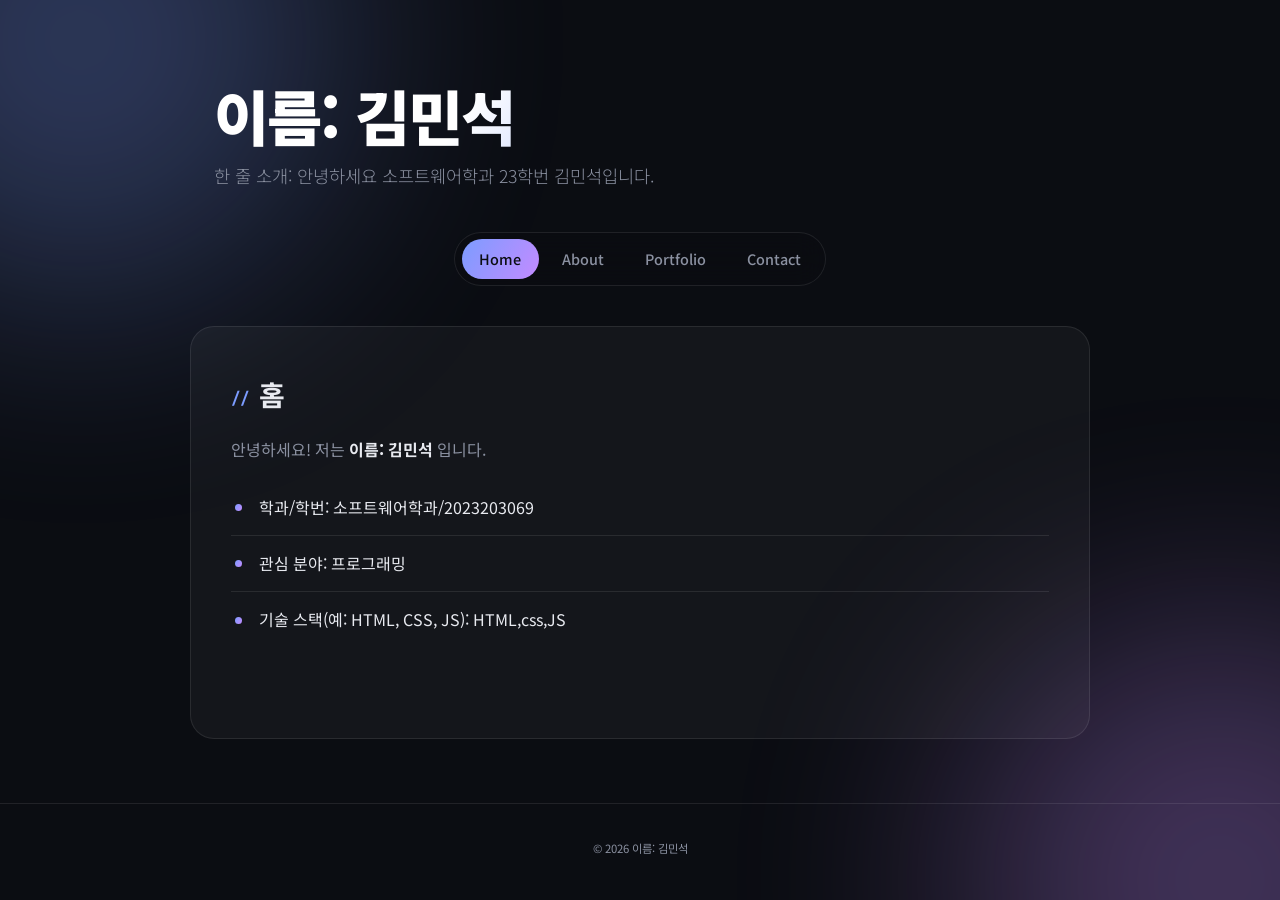
<file: index.html>
<!DOCTYPE html>
<html lang="ko">
<head>
  <meta charset="UTF-8" />
  <meta name="viewport" content="width=device-width, initial-scale=1.0"/>
  <title>인터넷활용 실습 템플릿</title>
  <link rel="stylesheet" href="style.css">
</head>
<body>
<header>
  <h1>이름: 김민석</h1>
  <p class="subtitle">한 줄 소개: 안녕하세요 소프트웨어학과 23학번 김민석입니다.</p>
</header>
<nav>
  <a href="index.html">Home</a>
  <a href="about.html">About</a>
  <a href="portfolio.html">Portfolio</a>
  <a href="contact.html">Contact</a>
</nav>
<main class="container">
<section>
  <h2>홈</h2>
  <p>안녕하세요! 저는 <strong>이름: 김민석</strong> 입니다.</p>
  <ul>
    <li>학과/학번: 소프트웨어학과/2023203069</li>
    <li>관심 분야: 프로그래밍</li>
    <li>기술 스택(예: HTML, CSS, JS): HTML,css,JS</li>
  </ul>
</section>
</main>
<footer>
  <small>&copy; <span id="year"></span> 이름: 김민석</small>
</footer>
<script src="script.js"></script>
</body>
</html>
</file>
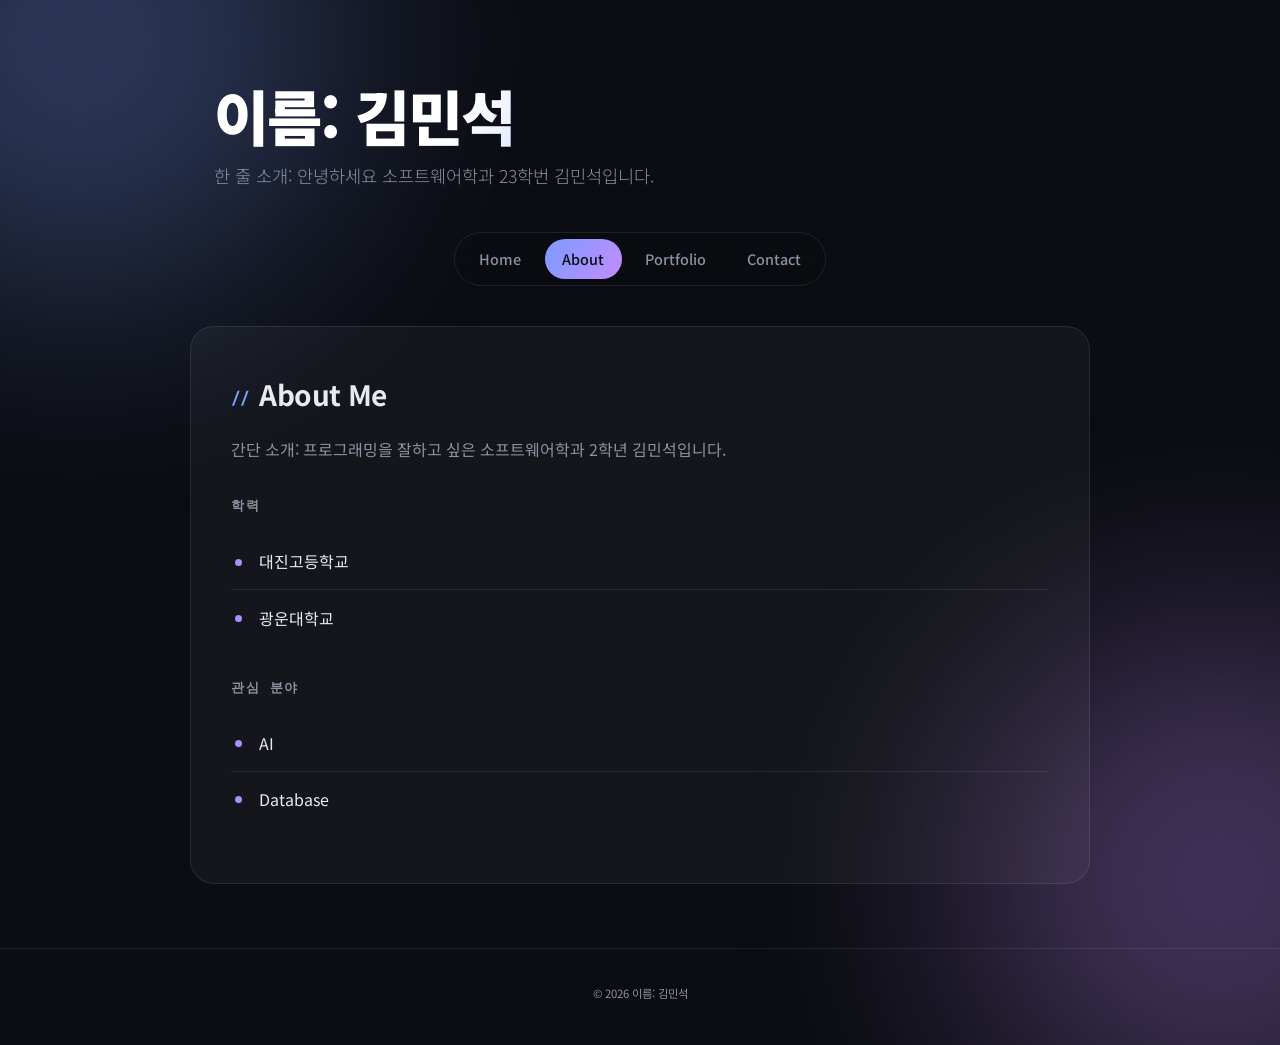
<file: about.html>
<!DOCTYPE html>
<html lang="ko">
<head>
  <meta charset="UTF-8" />
  <meta name="viewport" content="width=device-width, initial-scale=1.0"/>
  <title>인터넷활용 실습 템플릿</title>
  <link rel="stylesheet" href="style.css">
</head>
<body>
<header>
  <h1>이름: 김민석</h1>
  <p class="subtitle">한 줄 소개: 안녕하세요 소프트웨어학과 23학번 김민석입니다.</p>
</header>
<nav>
  <a href="index.html">Home</a>
  <a href="about.html">About</a>
  <a href="portfolio.html">Portfolio</a>
  <a href="contact.html">Contact</a>
</nav>
<main class="container">
<section>
  <h2>About Me</h2>
  <p>간단 소개: 프로그래밍을 잘하고 싶은 소프트웨어학과 2학년 김민석입니다.</p>
  <h3>학력</h3>
  <ul>
    <li>대진고등학교</li>
    <li>광운대학교</li>
  </ul>
  <h3>관심 분야</h3>
  <ul>
    <li>AI</li>
    <li>Database</li>
  </ul>
</section>
</main>
<footer>
  <small>&copy; <span id="year"></span> 이름: 김민석</small>
</footer>
<script src="script.js"></script>
</body>
</html>
</file>
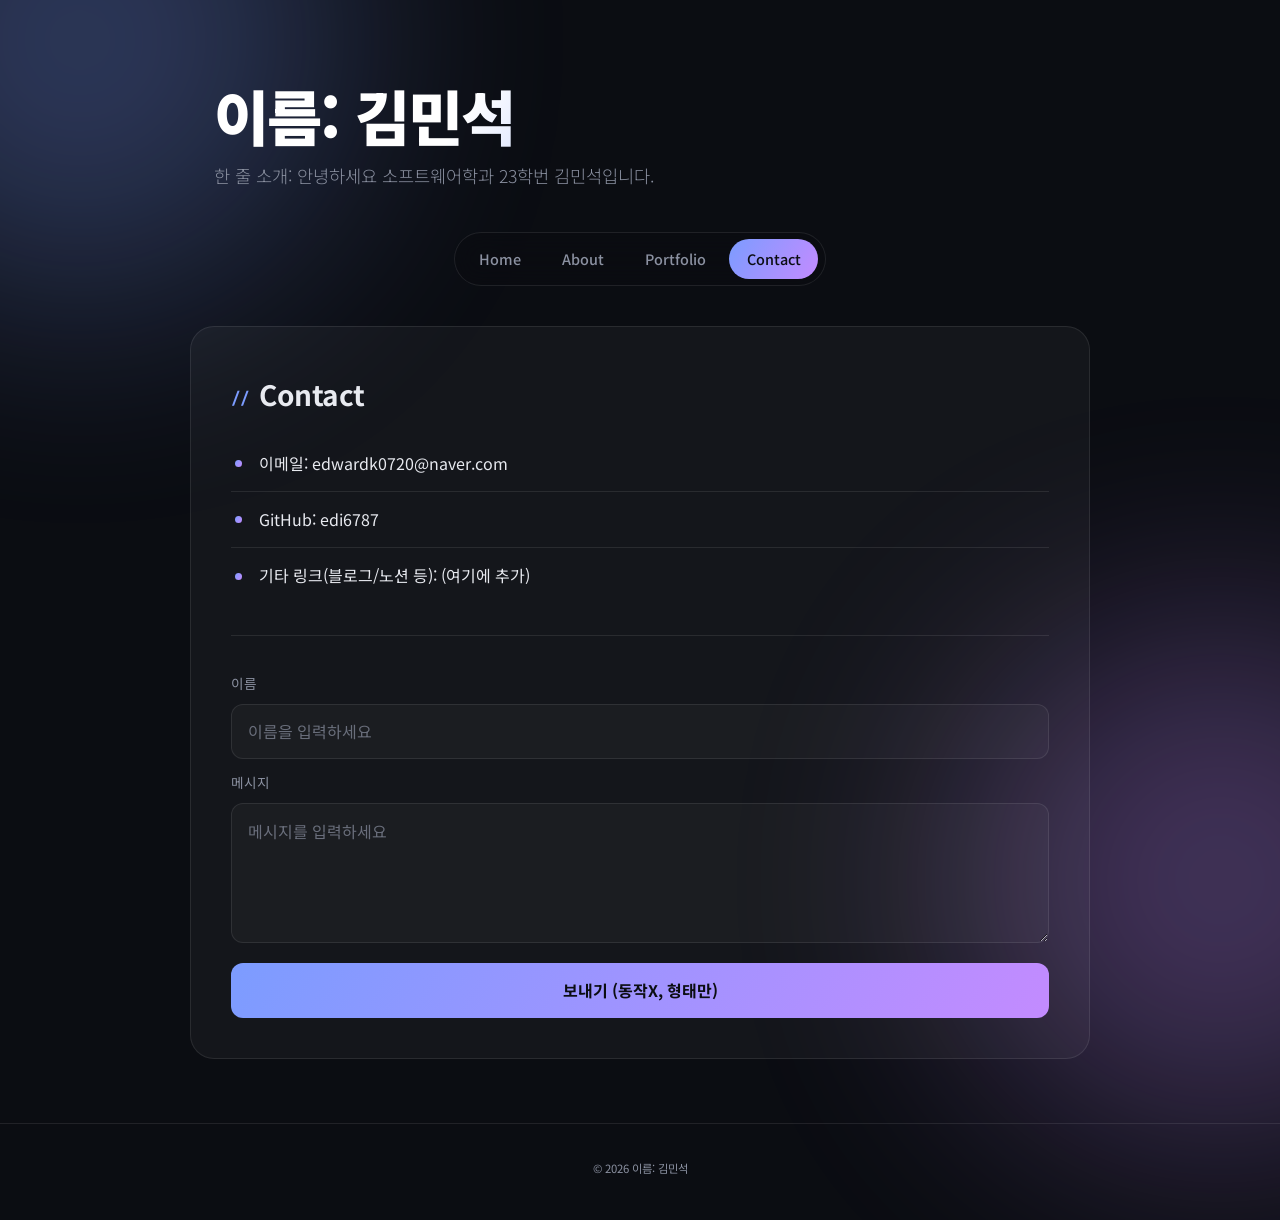
<file: contact.html>
<!DOCTYPE html>
<html lang="ko">
<head>
  <meta charset="UTF-8" />
  <meta name="viewport" content="width=device-width, initial-scale=1.0"/>
  <title>인터넷활용 실습 템플릿</title>
  <link rel="stylesheet" href="style.css">
</head>
<body>
<header>
  <h1>이름: 김민석</h1>
  <p class="subtitle">한 줄 소개: 안녕하세요 소프트웨어학과 23학번 김민석입니다.</p>
</header>
<nav>
  <a href="index.html">Home</a>
  <a href="about.html">About</a>
  <a href="portfolio.html">Portfolio</a>
  <a href="contact.html">Contact</a>
</nav>
<main class="container">
<section>
  <h2>Contact</h2>
  <ul>
    <li>이메일: edwardk0720@naver.com</li>
    <li>GitHub: edi6787</li>
    <li>기타 링크(블로그/노션 등): (여기에 추가)</li>
  </ul>
  <!-- 아래는 정말 기본 예시 폼입니다. JS 없이도 동작하지 않아도 되며, 형태만 제공합니다. -->
  <form class="contact-form" onsubmit="return false;">
    <label>이름</label>
    <input type="text" placeholder="이름을 입력하세요">
    <label>메시지</label>
    <textarea rows="4" placeholder="메시지를 입력하세요"></textarea>
    <button type="submit">보내기 (동작X, 형태만)</button>
  </form>
</section>
</main>
<footer>
  <small>&copy; <span id="year"></span> 이름: 김민석</small>
</footer>
<script src="script.js"></script>
</body>
</html>
</file>
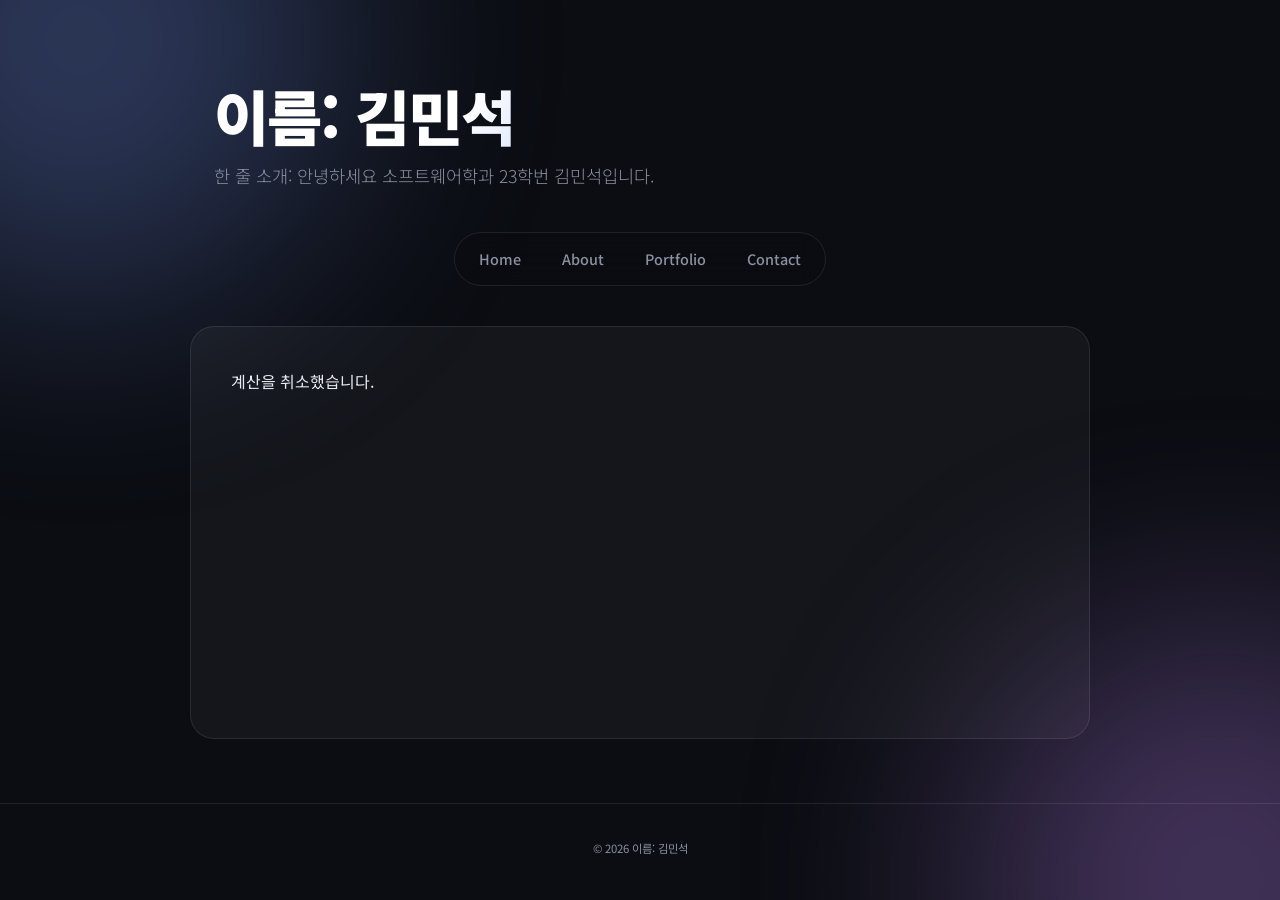
<file: dday.html>
<!DOCTYPE html>
<html lang="ko">
<head>
  <meta charset="UTF-8" />
  <meta name="viewport" content="width=device-width, initial-scale=1.0"/>
  <title>인터넷활용 실습 템플릿</title>
  <link rel="stylesheet" href="style.css">
</head>
<body>
<header>
  <h1>이름: 김민석</h1>
  <p class="subtitle">한 줄 소개: 안녕하세요 소프트웨어학과 23학번 김민석입니다.</p>
</header>
<nav>
  <a href="index.html">Home</a>
  <a href="about.html">About</a>
  <a href="portfolio.html">Portfolio</a>
  <a href="contact.html">Contact</a>
</nav>
<main class="container">
<section>
    <script> 
        let now=new Date();
        let yearStr = prompt("목표 연도를 입력하세요 (예: 2025)", "2025");
        let monthStr = prompt("목표 월을 입력하세요 (1~12)", "12");
        let dayStr = prompt("목표 일을 입력하세요 (1~31)", "25");
        if(!yearStr || yearStr==null)
            document.write("계산을 취소했습니다.")
        else{
            let year=parseInt(yearStr);
            let month=parseInt(monthStr);
            let day=parseInt(dayStr);
            let targetDate = new Date(year, month - 1, day);
            let diffMs = targetDate.getTime() - now.getTime();
            let diffDay = Math.ceil(diffMs / (1000 * 60 * 60 * 24));
            if (diffDay > 0) {
                document.write("D-" + diffDay);
            } else if (diffDay == 0) {
                document.write("D-Day 입니다!");
            } else {
                document.write("D+" + Math.abs(diffDay));
            }

        }
    </script>
</section>
</main>
<footer>
  <small>&copy; <span id="year"></span> 이름: 김민석</small>
</footer>
<script src="script.js"></script>
</body>
</html>
</file>
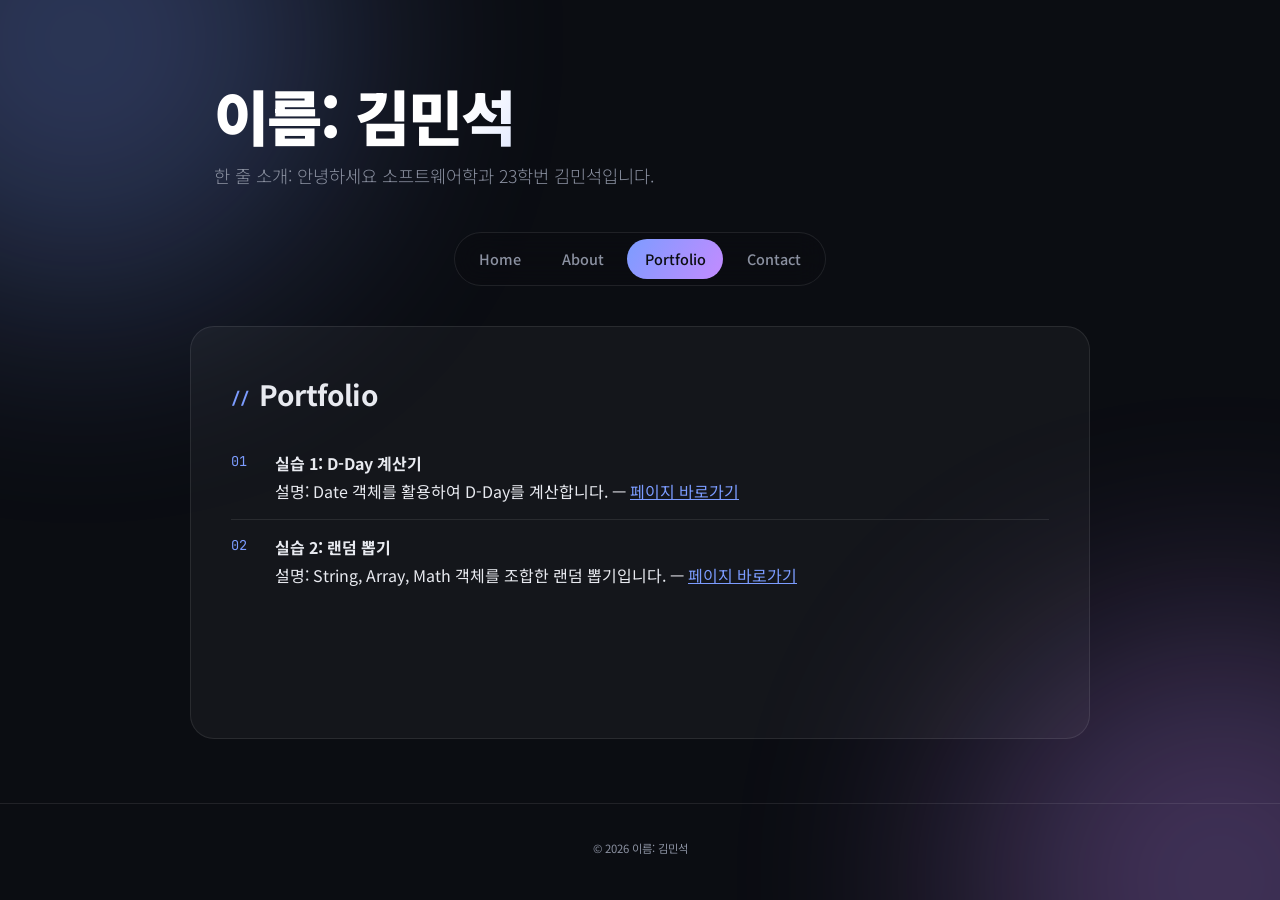
<file: portfolio.html>
<!DOCTYPE html>
<html lang="ko">
<head>
  <meta charset="UTF-8" />
  <meta name="viewport" content="width=device-width, initial-scale=1.0"/>
  <title>인터넷활용 실습 템플릿</title>
  <link rel="stylesheet" href="style.css">
</head>
<body>
<header>
  <h1>이름: 김민석</h1>
  <p class="subtitle">한 줄 소개: 안녕하세요 소프트웨어학과 23학번 김민석입니다.</p>
</header>
<nav>
  <a href="index.html">Home</a>
  <a href="about.html">About</a>
  <a href="portfolio.html">Portfolio</a>
  <a href="contact.html">Contact</a>
</nav>
<main class="container">
<section>
  <h2>Portfolio</h2>
  <ol>
    <li>
      <strong>실습 1: D-Day 계산기</strong><br>
      설명: Date 객체를 활용하여 D-Day를 계산합니다.
      — <a href="dday.html">페이지 바로가기</a>
    </li>
    <li>
      <strong>실습 2: 랜덤 뽑기</strong><br>
      설명: String, Array, Math 객체를 조합한 랜덤 뽑기입니다.
      — <a href="random.html">페이지 바로가기</a>
    </li>
  </ol>
</section>
</main>
<footer>
  <small>&copy; <span id="year"></span> 이름: 김민석</small>
</footer>
<script src="script.js"></script>
</body>
</html>
</file>
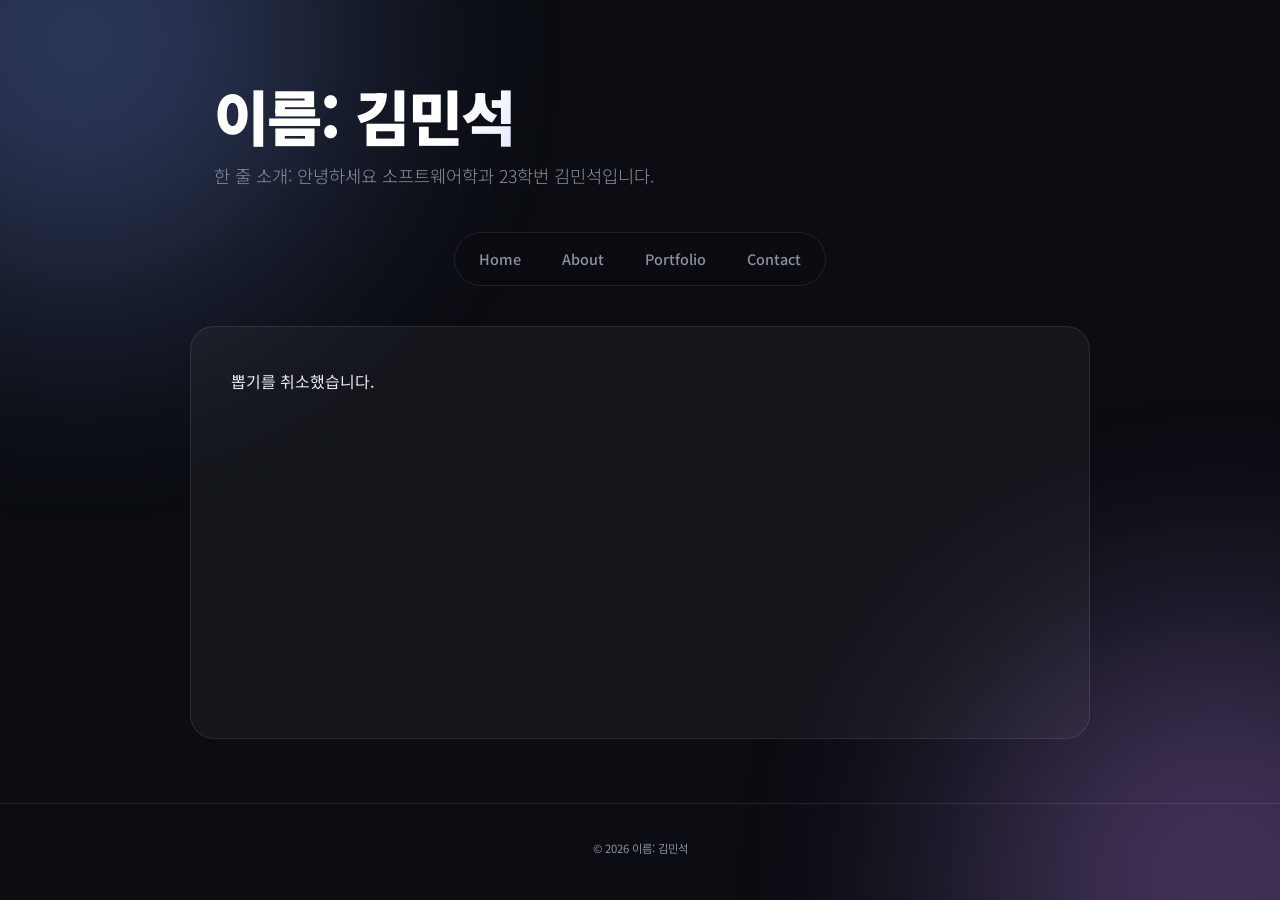
<file: random.html>
<!DOCTYPE html>
<html lang="ko">
<head>
  <meta charset="UTF-8" />
  <meta name="viewport" content="width=device-width, initial-scale=1.0"/>
  <title>인터넷활용 실습 템플릿</title>
  <link rel="stylesheet" href="style.css">
</head>
<body>
<header>
  <h1>이름: 김민석</h1>
  <p class="subtitle">한 줄 소개: 안녕하세요 소프트웨어학과 23학번 김민석입니다.</p>
</header>
<nav>
  <a href="index.html">Home</a>
  <a href="about.html">About</a>
  <a href="portfolio.html">Portfolio</a>
  <a href="contact.html">Contact</a>
</nav>
<main class="container">
<section>
    <script>
        let inputString = prompt("콤마(,)로 구분된 항목을 입력하세요", "짜장면,짬뽕,제육볶음");
        if (!inputString || inputString == null)
            document.write("뽑기를 취소했습니다.");
        else {
            let items = inputString.split(',');
            let index = Math.floor(Math.random() * items.length);
            let choice = items[index];
            choice = choice.trim();
            document.write(choice);
        }
    </script>
</section>
</main>
<footer>
  <small>&copy; <span id="year"></span> 이름: 김민석</small>
</footer>
<script src="script.js"></script>
</body>
</html>
</file>
<file: style.css>
@import url("https://fonts.googleapis.com/css2?family=Noto+Sans+KR:wght@300;400;500;700;900&family=JetBrains+Mono:wght@400;600&display=swap");

/* =============================================================
   색상 테마는 "여기"에서 바꿉니다.
   ------------------------------------------------------------- */
:root {
  --bg: #0b0d12;                       /* 전체 배경 색 */
  --surface: rgba(255, 255, 255, .04); /* 카드 배경 */
  --border: rgba(255, 255, 255, .09);  /* 테두리 */
  --text: #e8eaf0;                     /* 본문 글자 색 */
  --muted: #8b91a1;                    /* 보조 글자 색 */
  --accent: #7c9cff;                   /* 메인 포인트 색상 */
  --accent-2: #c38bff;                 /* 보조 포인트 색상 */
}
/* ============================================================= */

* { box-sizing: border-box; }
body {
  margin: 0;
  font-family: "Noto Sans KR", system-ui, -apple-system, "Segoe UI", sans-serif;
  background: var(--bg);
  color: var(--text);
  line-height: 1.75;
  min-height: 100vh;
  display: flex;
  flex-direction: column;
  overflow-x: hidden;
}

/* 배경 글로우 */
body::before, body::after {
  content: "";
  position: fixed;
  width: 520px; height: 520px;
  border-radius: 50%;
  filter: blur(120px);
  opacity: .3;
  z-index: -1;
  pointer-events: none;
}
body::before { background: var(--accent); top: -220px; left: -180px; }
body::after  { background: var(--accent-2); bottom: -240px; right: -200px; }

a { color: var(--accent); }

/* 헤더 */
header {
  max-width: 900px;
  width: 100%;
  margin: 0 auto;
  padding: 5rem 1.5rem 2.5rem;
  animation: rise .8s cubic-bezier(.2, .7, .2, 1) both;
}
header h1 {
  margin: 0 0 .75rem;
  font-size: clamp(2.2rem, 6vw, 3.75rem);
  font-weight: 900;
  line-height: 1.15;
  letter-spacing: -.03em;
  background: linear-gradient(120deg, #fff 30%, var(--accent) 70%, var(--accent-2));
  -webkit-background-clip: text;
  background-clip: text;
  color: transparent;
}
header .subtitle {
  margin: 0;
  color: var(--muted);
  font-size: 1.1rem;
  font-weight: 300;
}

/* 네비게이션 */
nav {
  position: sticky; top: .75rem;
  z-index: 10;
  display: flex;
  justify-content: center;
  flex-wrap: wrap;
  gap: .35rem;
  width: fit-content;
  max-width: calc(100% - 2rem);
  margin: 0 auto;
  padding: .4rem;
  border: 1px solid var(--border);
  border-radius: 999px;
  background: rgba(11, 13, 18, .6);
  backdrop-filter: blur(14px);
  -webkit-backdrop-filter: blur(14px);
  animation: rise .8s .1s cubic-bezier(.2, .7, .2, 1) both;
}
nav a {
  color: var(--muted);
  text-decoration: none;
  font-size: .9rem;
  font-weight: 500;
  padding: .45rem 1.1rem;
  border-radius: 999px;
  transition: color .2s, background .2s;
}
nav a:hover { color: var(--text); background: var(--surface); }
nav a.active { color: var(--bg); background: linear-gradient(120deg, var(--accent), var(--accent-2)); }

/* 본문 카드 */
.container {
  flex: 1;
  max-width: 900px;
  width: calc(100% - 3rem);
  margin: 2.5rem auto 4rem;
  padding: 2.5rem;
  background: var(--surface);
  border: 1px solid var(--border);
  border-radius: 24px;
  animation: rise .8s .2s cubic-bezier(.2, .7, .2, 1) both;
}

h1, h2, h3 { margin: .2rem 0 .6rem; }

.container h2 {
  font-size: 1.75rem;
  font-weight: 700;
  letter-spacing: -.02em;
  margin-bottom: 1rem;
}
.container h2::before {
  content: "// ";
  font-family: "JetBrains Mono", monospace;
  font-size: 1rem;
  color: var(--accent);
  vertical-align: middle;
}
.container h3 {
  margin-top: 2rem;
  font-family: "JetBrains Mono", monospace;
  font-size: .8rem;
  font-weight: 600;
  color: var(--muted);
  letter-spacing: .12em;
  text-transform: uppercase;
}
.container p { color: var(--muted); }
.container strong { color: var(--text); font-weight: 700; }

/* 리스트 */
.container ul, .container ol {
  list-style: none;
  margin: 1rem 0;
  padding: 0;
  counter-reset: item;
}
.container li {
  position: relative;
  padding: .85rem 0 .85rem 1.75rem;
  border-bottom: 1px solid var(--border);
}
.container li:last-child { border-bottom: none; }
.container ul li::before {
  content: "";
  position: absolute; left: .25rem; top: 1.55rem;
  width: 7px; height: 7px;
  border-radius: 50%;
  background: linear-gradient(120deg, var(--accent), var(--accent-2));
}
.container ol li { counter-increment: item; padding-left: 2.75rem; }
.container ol li::before {
  content: counter(item, decimal-leading-zero);
  position: absolute; left: 0; top: .9rem;
  font-family: "JetBrains Mono", monospace;
  font-size: .85rem;
  color: var(--accent);
}

/* 폼 */
.contact-form {
  display: grid;
  grid-template-columns: 1fr;
  gap: .5rem;
  margin-top: 2rem;
  padding-top: 2rem;
  border-top: 1px solid var(--border);
}
.contact-form label { color: var(--muted); font-size: .85rem; margin-top: .25rem; }
input, textarea {
  width: 100%;
  padding: .8rem 1rem;
  border: 1px solid var(--border);
  border-radius: 12px;
  background: rgba(255, 255, 255, .03);
  color: var(--text);
  font: inherit;
  transition: border-color .2s, box-shadow .2s;
}
input::placeholder, textarea::placeholder { color: var(--muted); opacity: .7; }
input:focus, textarea:focus {
  outline: none;
  border-color: var(--accent);
  box-shadow: 0 0 0 3px rgba(124, 156, 255, .15);
}
button {
  margin-top: .75rem;
  padding: .85rem 1rem;
  border: none;
  border-radius: 12px;
  background: linear-gradient(120deg, var(--accent), var(--accent-2));
  color: var(--bg);
  font: inherit;
  font-weight: 700;
  cursor: pointer;
  transition: opacity .2s, transform .2s;
}
button:hover { opacity: .9; transform: translateY(-1px); }

footer {
  text-align: center;
  padding: 2rem 1rem 2.5rem;
  color: var(--muted);
  font-size: .85rem;
  border-top: 1px solid var(--border);
}

/* 등장 애니메이션 */
@keyframes rise { from { opacity: 0; transform: translateY(16px); } to { opacity: 1; transform: none; } }
@media (prefers-reduced-motion: reduce) { header, nav, .container { animation: none; } }

@media (max-width: 600px) {
  header { padding: 3rem 1rem 1.75rem; }
  nav a { padding: .4rem .75rem; font-size: .85rem; }
  .container { width: calc(100% - 2rem); margin: 1.5rem auto 3rem; padding: 1.5rem; }
}
</file>
